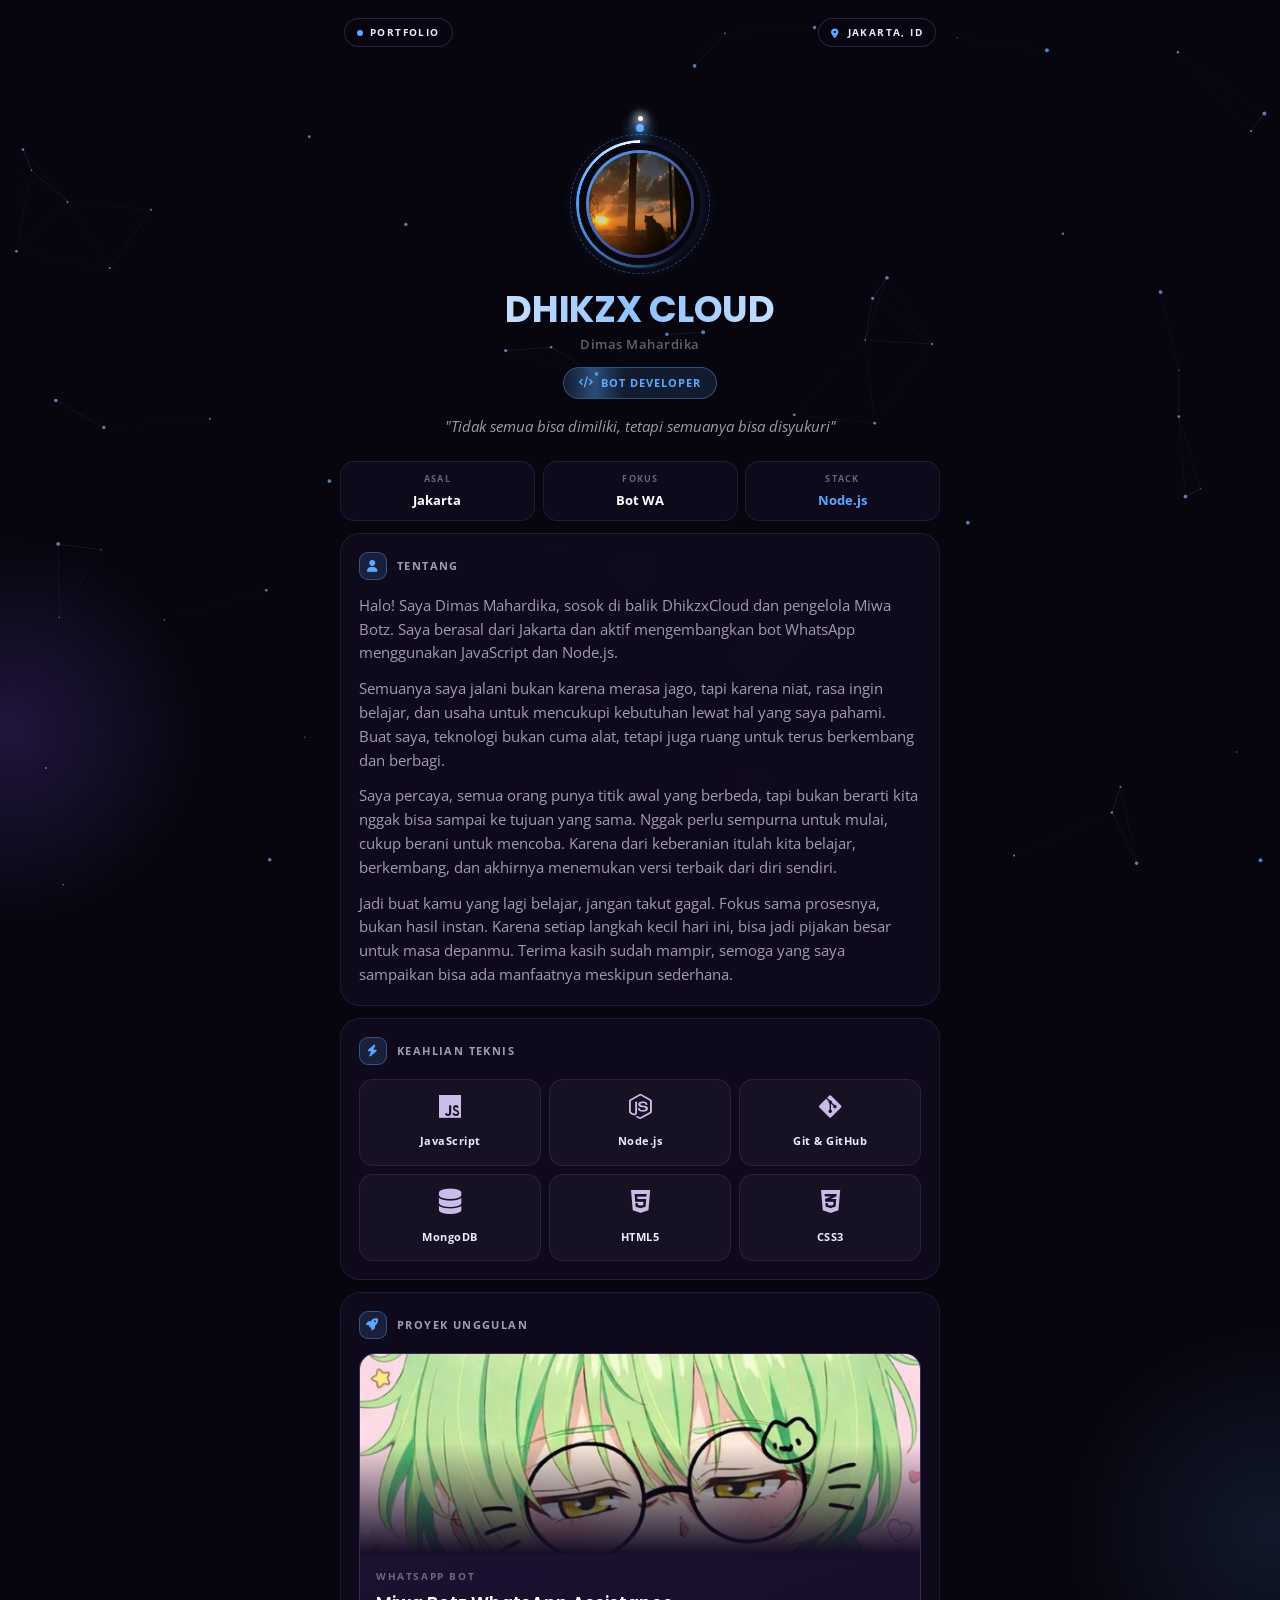
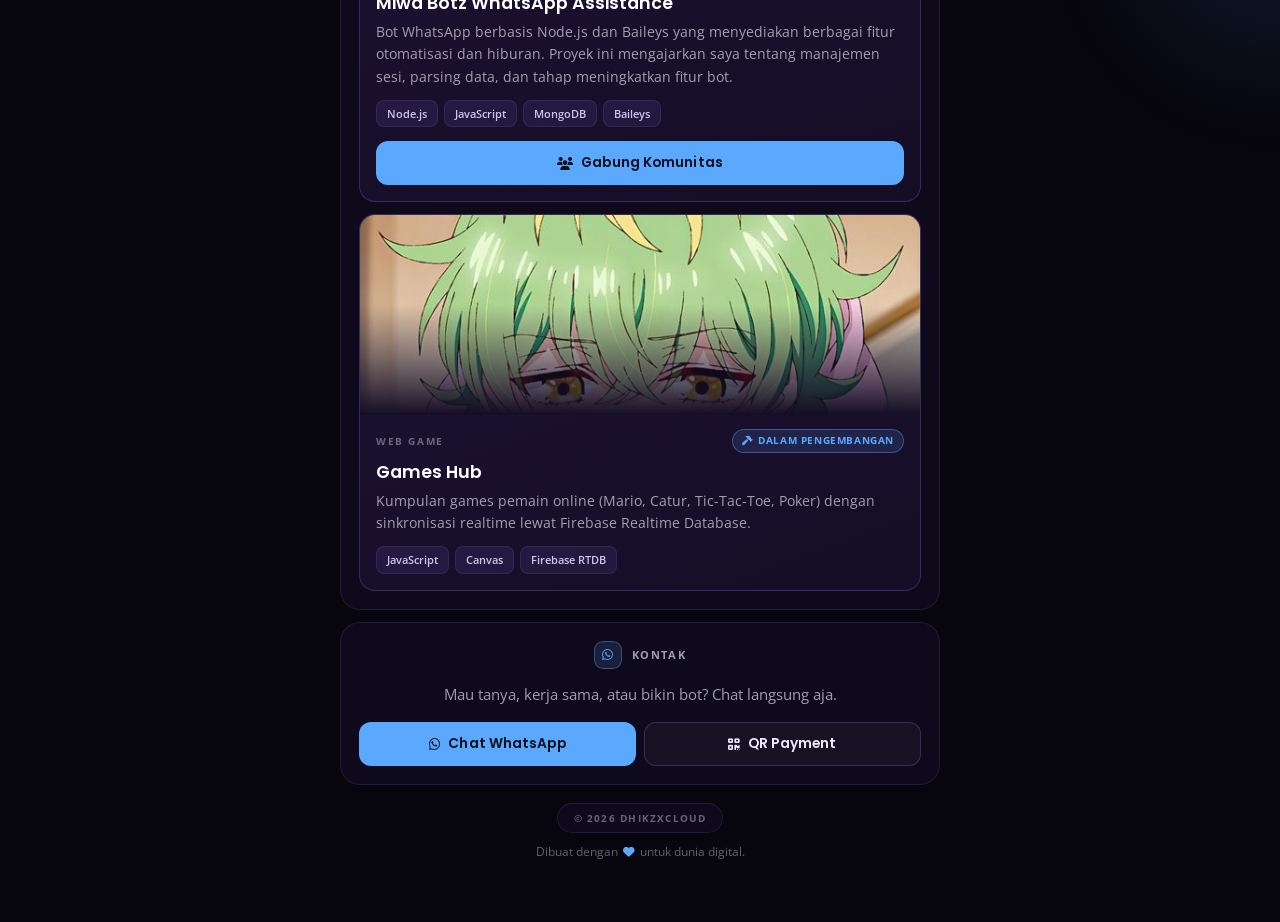
<file: index.html>
<!DOCTYPE html>
<html lang="id">
<head>
    <meta charset="UTF-8">
    <meta name="viewport" content="width=device-width, initial-scale=1.0">
    <title>DhikzxCloud - Profil Dimas Mahardika | Developer Bot WhatsApp</title>
    <meta name="description" content="Halaman profil Dimas Mahardika, developer bot WhatsApp (Miwa Botz) dan coder asal Jakarta. Fokus pada JavaScript, Node.js, dan otomatisasi digital.">
    <meta name="keywords" content="Dimas Mahardika, DhikzxCloud, Miwa Botz, Bot WhatsApp, Developer JavaScript, Node.js, Jakarta, Coding">
    <meta name="author" content="Dimas Mahardika">
    <meta name="theme-color" content="#07050d">

    <!-- Preview link (thumbnail WhatsApp/Telegram/dll).
         WAJIB URL lengkap (https://...). Ganti semua "https://DOMAIN-KAMU" dengan domain deploy-mu. -->
    <link rel="canonical" href="https://dhikz-profile.vercel.app/">
    <meta property="og:type" content="website">
    <meta property="og:site_name" content="DhikzxCloud">
    <meta property="og:locale" content="id_ID">
    <meta property="og:url" content="https://dhikz-profile.vercel.app/">
    <meta property="og:title" content="DhikzxCloud - Developer Bot WhatsApp">
    <meta property="og:description" content="Profil Dimas Mahardika: bot WhatsApp, Node.js, dan proyek web.">
    <meta property="og:image" content="https://dhikz-profile.vercel.app/dikz.jpg">
    <meta property="og:image:width" content="640">
    <meta property="og:image:height" content="640">
    <meta property="og:image:alt" content="Foto Dhikzx Cloud">
    <meta name="twitter:card" content="summary">
    <meta name="twitter:image" content="https://dhikz-profile.vercel.app/dikz.jpg">

    <link rel="icon" href="data:image/svg+xml,%3Csvg xmlns='http://www.w3.org/2000/svg' viewBox='0 0 64 64'%3E%3Crect width='64' height='64' rx='16' fill='%2307050d'/%3E%3Ctext x='32' y='43' font-size='30' font-family='Arial' font-weight='900' text-anchor='middle' fill='%235aa9ff'%3ED%3C/text%3E%3C/svg%3E">

    <link rel="preconnect" href="https://fonts.googleapis.com">
    <link rel="preconnect" href="https://fonts.gstatic.com" crossorigin>
    <link href="https://fonts.googleapis.com/css2?family=Poppins:wght@400;500;600;700&family=Open+Sans:wght@400;600;700&display=swap" rel="stylesheet">
    <link rel="stylesheet" href="https://cdnjs.cloudflare.com/ajax/libs/font-awesome/6.4.0/css/all.min.css">
    <link rel="stylesheet" href="styles.css">
</head>

<body>
    <canvas id="bg" aria-hidden="true"></canvas>
    <div class="fx" aria-hidden="true">
        <div class="orb a"></div>
    <div class="orb b"></div>
    </div>

    <main class="pw">

        <!-- ===== TOP BAR ===== -->
        <div class="coverTop">
            <div class="sparks"><i></i><i></i><i></i><i></i><i></i><i></i><i></i><i></i><i></i><i></i></div>
            <span class="chip"><i class="dot"></i> Portfolio</span>
            <span class="chip"><i class="fas fa-location-dot"></i> Jakarta, ID</span>
        </div>

        <!-- ===== IDENTITY ===== -->
        <section class="idWrap">
            <div class="avatarWrap">
                <span class="orbit"></span>
                <span class="orbit o2"></span>
                <div class="avatarInner">
                    <picture>
                        <source srcset="dikz.webp" type="image/webp">
                        <img class="avatar" src="dikz.jpg" width="102" height="102" alt="Foto Dhikzx Cloud, pengembang bot WhatsApp Miwa Botz">
                    </picture>
                </div>
            </div>
            <h1 class="pName">DHIKZX CLOUD</h1>
            <p class="pNum">Dimas Mahardika</p>
            <div class="pBadge"><i class="fas fa-code"></i> Bot Developer</div>
            <p class="tagline">"Tidak semua bisa dimiliki, tetapi semuanya bisa disyukuri"</p>
        </section>

        <!-- ===== QUICK STATS ===== -->
        <section class="quick" aria-label="Ringkasan">
            <div class="qItem"><div class="qL">Asal</div><div class="qV">Jakarta</div></div>
            <div class="qItem"><div class="qL">Fokus</div><div class="qV">Bot WA</div></div>
            <div class="qItem"><div class="qL">Stack</div><div class="qV ok">Node.js</div></div>
        </section>

        <!-- ===== TENTANG ===== -->
        <section class="card reveal">
            <h2 class="cardTitle"><span class="cIcon"><i class="fas fa-user"></i></span>Tentang</h2>
            <div class="bio">
                <p>Halo! Saya Dimas Mahardika, sosok di balik DhikzxCloud dan pengelola Miwa Botz. Saya berasal dari Jakarta dan aktif mengembangkan bot WhatsApp menggunakan JavaScript dan Node.js.</p>
                <p>Semuanya saya jalani bukan karena merasa jago, tapi karena niat, rasa ingin belajar, dan usaha untuk mencukupi kebutuhan lewat hal yang saya pahami. Buat saya, teknologi bukan cuma alat, tetapi juga ruang untuk terus berkembang dan berbagi.</p>
                <p>Saya percaya, semua orang punya titik awal yang berbeda, tapi bukan berarti kita nggak bisa sampai ke tujuan yang sama. Nggak perlu sempurna untuk mulai, cukup berani untuk mencoba. Karena dari keberanian itulah kita belajar, berkembang, dan akhirnya menemukan versi terbaik dari diri sendiri.</p>
                <p>Jadi buat kamu yang lagi belajar, jangan takut gagal. Fokus sama prosesnya, bukan hasil instan. Karena setiap langkah kecil hari ini, bisa jadi pijakan besar untuk masa depanmu. Terima kasih sudah mampir, semoga yang saya sampaikan bisa ada manfaatnya meskipun sederhana.</p>
                
            </div>
        </section>

        <!-- ===== KEAHLIAN ===== -->
        <section class="card reveal">
            <h2 class="cardTitle"><span class="cIcon"><i class="fas fa-bolt"></i></span>Keahlian Teknis</h2>
            <div class="skills-grid">
                <div class="skill"><i class="fab fa-js"></i><span>JavaScript</span></div>
                <div class="skill"><i class="fab fa-node-js"></i><span>Node.js</span></div>
                <div class="skill"><i class="fab fa-git-alt"></i><span>Git &amp; GitHub</span></div>
                <div class="skill"><i class="fas fa-database"></i><span>MongoDB</span></div>
                <div class="skill"><i class="fab fa-html5"></i><span>HTML5</span></div>
                <div class="skill"><i class="fab fa-css3-alt"></i><span>CSS3</span></div>
            </div>
        </section>

        <!-- ===== PROYEK ===== -->
        <section class="card reveal">
            <h2 class="cardTitle"><span class="cIcon"><i class="fas fa-rocket"></i></span>Proyek Unggulan</h2>

            <article class="project">
                <div class="pjImg"><img src="miwa.jpg" width="600" height="600" loading="lazy" alt="Ilustrasi komunitas Miwa Botz"></div>
                <div class="pjTop">
                    <span class="pjLabel">WhatsApp Bot</span>
                </div>
                <h3>Miwa Botz WhatsApp Assistance</h3>
                <p class="pjDesc">Bot WhatsApp berbasis Node.js dan Baileys yang menyediakan berbagai fitur otomatisasi dan hiburan. Proyek ini mengajarkan saya tentang manajemen sesi, parsing data, dan tahap meningkatkan fitur bot.</p>
                <div class="tags"><span>Node.js</span><span>JavaScript</span><span>MongoDB</span><span>Baileys</span></div>
                <div class="pjBtns">
                    <a class="btn" href="https://chat.whatsapp.com/DqXwXWlTbw342gRMN7ImNU" target="_blank" rel="noopener"><i class="fas fa-users"></i> Gabung Komunitas</a>
                </div>
            </article>

            <article class="project">
                <div class="pjImg"><img src="gamep2.jpg" width="600" height="600" loading="lazy" alt="Ilustrasi Games Hub"></div>
                <div class="pjTop">
                    <span class="pjLabel">Web Game</span>
                    <span class="pjBadge"><i class="fas fa-hammer"></i> Dalam Pengembangan</span>
                </div>
                <h3>Games Hub</h3>
                <p class="pjDesc">Kumpulan games pemain online (Mario, Catur, Tic-Tac-Toe, Poker) dengan sinkronisasi realtime lewat Firebase Realtime Database.</p>
                <div class="tags"><span>JavaScript</span><span>Canvas</span><span>Firebase RTDB</span></div>
            </article>
        </section>

        <!-- ===== KONTAK ===== -->
        <section class="card reveal contact">
            <h2 class="cardTitle"><span class="cIcon"><i class="fab fa-whatsapp"></i></span>Kontak</h2>
            <p class="cDesc">Mau tanya, kerja sama, atau bikin bot? Chat langsung aja.</p>
            <div class="pjBtns center">
                <button class="btn" type="button" id="btnWA" aria-label="Chat lewat WhatsApp"><i class="fab fa-whatsapp"></i> Chat WhatsApp</button>
                <a class="btn ghost" href="payment/"><i class="fas fa-qrcode"></i> QR Payment</a>
            </div>
        </section>

        <footer class="foot">
            <span>&copy; <span id="year">2026</span> DhikzxCloud</span>
            <p>Dibuat dengan <i class="fas fa-heart"></i> untuk dunia digital.</p>
        </footer>
    </main>

    <!-- ===== MODAL ===== -->
    <div class="modal" id="modal" hidden>
        <div class="mBox" role="dialog" aria-modal="true" aria-labelledby="mTitle">
            <div class="mIcon" id="mIcon"></div>
            <h3 id="mTitle"></h3>
            <p id="mText"></p>
            <div class="mBtns">
                <button type="button" class="btn ghost" id="mCancel">Batal</button>
                <button type="button" class="btn" id="mOk">OK</button>
            </div>
        </div>
    </div>

    <script src="main.js"></script>
</body>
</html>
</file>
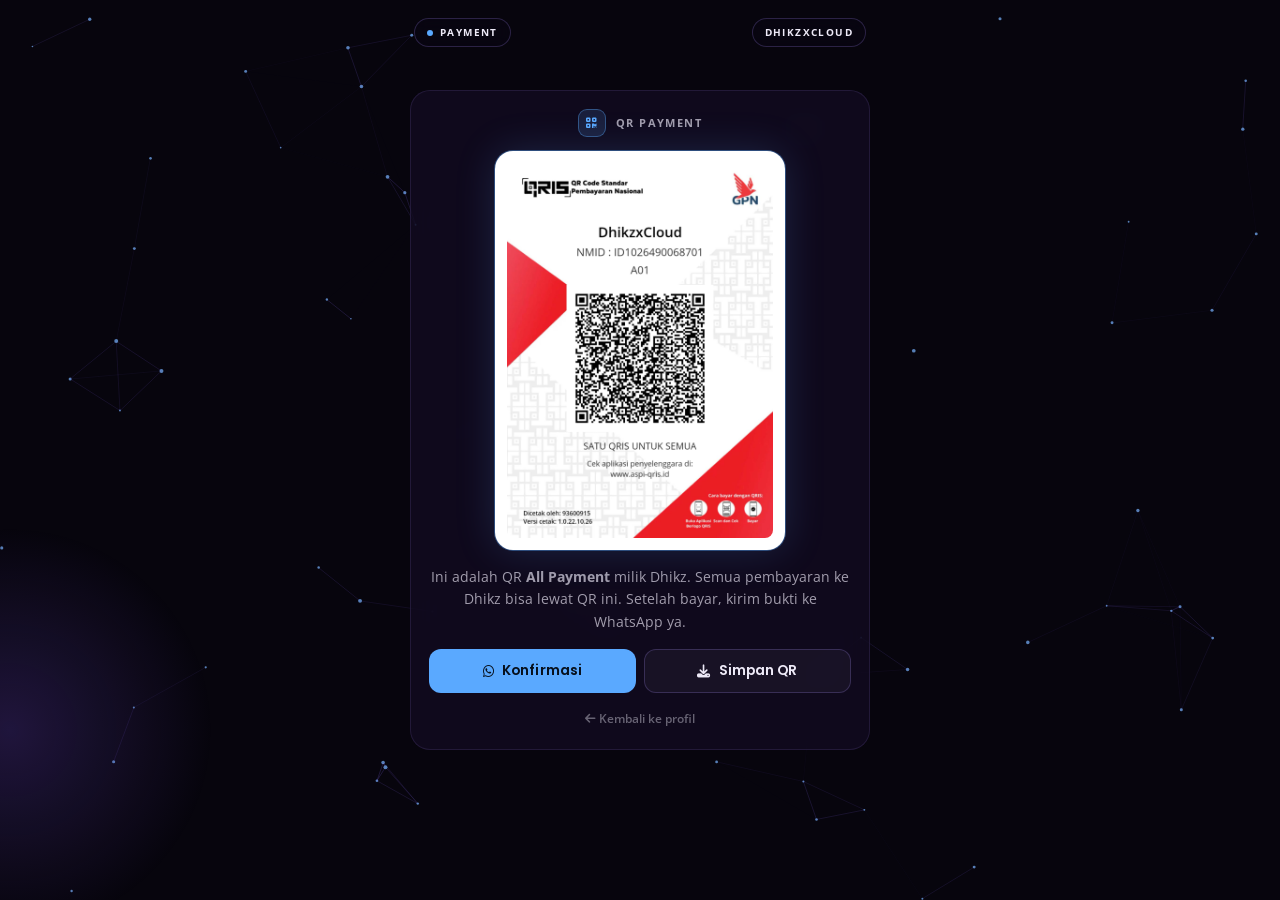
<file: payment/index.html>
<!DOCTYPE html>
<html lang="id">
<head>
    <meta charset="UTF-8">
    <meta name="viewport" content="width=device-width, initial-scale=1.0">
    <title>QR Payment - DhikzxCloud</title>
    <meta name="description" content="QR All Payment milik Dhikz.">
    <meta name="theme-color" content="#07050d">
    <meta name="robots" content="noindex">
    <link rel="icon" href="data:image/svg+xml,%3Csvg xmlns='http://www.w3.org/2000/svg' viewBox='0 0 64 64'%3E%3Crect width='64' height='64' rx='16' fill='%2307050d'/%3E%3Ctext x='32' y='43' font-size='30' font-family='Arial' font-weight='900' text-anchor='middle' fill='%235aa9ff'%3ED%3C/text%3E%3C/svg%3E">
    <link rel="preconnect" href="https://fonts.googleapis.com">
    <link rel="preconnect" href="https://fonts.gstatic.com" crossorigin>
    <link href="https://fonts.googleapis.com/css2?family=Poppins:wght@400;500;600;700&family=Open+Sans:wght@400;600;700&display=swap" rel="stylesheet">
    <link rel="stylesheet" href="https://cdnjs.cloudflare.com/ajax/libs/font-awesome/6.4.0/css/all.min.css">
    <link rel="stylesheet" href="../styles.css">
</head>
<body>
    <canvas id="bg" aria-hidden="true"></canvas>
    <div class="fx" aria-hidden="true">
        <div class="orb a"></div>
    </div>

    <main class="pw" style="max-width:460px">
        <div class="coverTop" style="height:90px">
            <div class="sparks"><i></i><i></i><i></i><i></i><i></i><i></i><i></i><i></i><i></i><i></i></div>
            <span class="chip"><i class="dot"></i> Payment</span>
            <span class="chip">DhikzxCloud</span>
        </div>

        <section class="card pay">
            <h1 class="cardTitle" style="justify-content:center"><span class="cIcon"><i class="fas fa-qrcode"></i></span>QR Payment</h1>
            <div class="qrWrap" id="qrWrap">
                <img src="payment.jpg" alt="QR All Payment milik Dhikz" onerror="this.parentNode.classList.add('err')">
                <p class="qrErr">Gambar QR belum tersedia. Hubungi via WhatsApp.</p>
            </div>
            <p class="payNote">Ini adalah QR <b>All Payment</b> milik Dhikz. Semua pembayaran ke Dhikz bisa lewat QR ini. Setelah bayar, kirim bukti ke WhatsApp ya.</p>
            <div class="pjBtns center">
                <a class="btn" href="https://wa.me/6285810287828" target="_blank" rel="noopener"><i class="fab fa-whatsapp"></i> Konfirmasi</a>
                <a class="btn ghost" href="payment.jpg" download="payment-dhikz.jpg"><i class="fas fa-download"></i> Simpan QR</a>
            </div>
            <a class="back" href="../"><i class="fas fa-arrow-left"></i> Kembali ke profil</a>
        </section>
    </main>

    <script src="../main.js"></script>
</body>
</html>
</file>
<file: styles.css>
/* =========================================================
   DhikzxCloud profile v3 — Soft Dark (hitam + ungu gelap, aksen biru)
   ========================================================= */
:root {
    --bg: #07050d;
    --bg2: #0e0818;
    --purple-1: #150d25;
    --purple-2: #1d1236;
    --purple-3: #2a1a4d;
    --card: rgba(22, 14, 40, .62);
    --line: rgba(170, 140, 255, .12);
    --line2: rgba(170, 140, 255, .22);
    --ink: #eeeaf8;
    --soft: rgba(238, 234, 248, .66);
    --soft2: rgba(238, 234, 248, .40);
    --blue: #5aa9ff;          /* satu-satunya warna terang */
    --blue-soft: rgba(90, 169, 255, .14);
    --blue-line: rgba(90, 169, 255, .38);
}

* { margin: 0; padding: 0; box-sizing: border-box; }
html { scroll-behavior: smooth; }

body {
    position: relative;
    background: var(--bg);
    color: var(--ink);
    font-family: 'Open Sans', -apple-system, 'Segoe UI', Arial, sans-serif;
    line-height: 1.6;
    min-height: 100vh;
    overflow-x: hidden;
    padding: 0 14px 40px;
}

/* pembungkus latar: memotong orb supaya tidak bikin scroll horizontal */
.fx { position: absolute; inset: 0; overflow: hidden; pointer-events: none; z-index: 0; }

/* ===== PARTIKEL LATAR ===== */
#bg { position: fixed; inset: 0; width: 100%; height: 100%; z-index: 0; pointer-events: none; }

/* cahaya lembut ungu/biru di latar */
.orb { position: absolute; border-radius: 50%; pointer-events: none; z-index: 0; }
.orb.a { width: 420px; height: 420px; top: 520px; left: -200px; background: radial-gradient(circle, rgba(90,60,170,.30) 0%, transparent 68%); }
.orb.b { width: 460px; height: 460px; top: 1300px; right: -220px; background: radial-gradient(circle, rgba(90,169,255,.12) 0%, transparent 68%); }

/* ===== WRAPPER ===== */
.pw { position: relative; z-index: 1; max-width: 600px; margin: 0 auto; padding-bottom: 20px; }

/* ===== TOP BAR ===== */
.coverTop {
    position: relative;
    display: flex; justify-content: space-between; align-items: center;
    padding: 18px 4px 0; height: 150px; align-items: flex-start;
}
.chip {
    font-size: 9.5px; font-weight: 700; letter-spacing: 1.4px; text-transform: uppercase;
    padding: 6px 12px; border-radius: 999px; color: var(--ink);
    background: rgba(10, 6, 20, .55); border: 1px solid var(--line2);
    backdrop-filter: blur(8px);
    display: inline-flex; align-items: center; gap: 7px;
}
.chip .dot { width: 6px; height: 6px; border-radius: 50%; background: var(--blue); animation: pulse 2.4s ease-in-out infinite; }
.chip .fa-location-dot { color: var(--blue); font-size: 10px; }

/* sparks naik di area atas */
.sparks { position: absolute; inset: 0; pointer-events: none; overflow: hidden; z-index: 0; }
.sparks i {
    position: absolute; bottom: 0; width: 4px; height: 4px; border-radius: 50%;
    background: #fff; box-shadow: 0 0 10px 2px var(--blue);
    opacity: 0; animation: sparkUp 4.5s linear infinite;
}
.sparks i:nth-child(1)  { left: 6%;  animation-delay: 0s;   animation-duration: 4.2s; }
.sparks i:nth-child(2)  { left: 16%; animation-delay: 1.2s; animation-duration: 5.1s; width: 3px; height: 3px; }
.sparks i:nth-child(3)  { left: 27%; animation-delay: .6s;  animation-duration: 4.6s; }
.sparks i:nth-child(4)  { left: 38%; animation-delay: 2.1s; animation-duration: 5.4s; width: 3px; height: 3px; }
.sparks i:nth-child(5)  { left: 49%; animation-delay: .3s;  animation-duration: 4.0s; }
.sparks i:nth-child(6)  { left: 61%; animation-delay: 1.7s; animation-duration: 5.0s; width: 3px; height: 3px; }
.sparks i:nth-child(7)  { left: 72%; animation-delay: .9s;  animation-duration: 4.8s; }
.sparks i:nth-child(8)  { left: 82%; animation-delay: 2.6s; animation-duration: 4.4s; width: 3px; height: 3px; }
.sparks i:nth-child(9)  { left: 91%; animation-delay: 1.4s; animation-duration: 5.2s; }
.sparks i:nth-child(10) { left: 33%; animation-delay: 3.1s; animation-duration: 4.9s; width: 3px; height: 3px; }
.coverTop .chip { position: relative; z-index: 1; }

/* ===== IDENTITY ===== */
.idWrap { position: relative; text-align: center; padding: 0 12px; animation: riseIn .7s .05s cubic-bezier(.22,1,.36,1) both; }
.avatarWrap {
    position: relative; width: 108px; height: 108px; margin: 0 auto 30px;
    border-radius: 50%; padding: 3px;
    background: linear-gradient(135deg, var(--blue), var(--purple-3));
    box-shadow: 0 0 0 6px var(--bg), 0 0 30px rgba(90,169,255,.28);
    animation: avatarGlow 3.2s ease-in-out infinite, avatarFloat 5s ease-in-out infinite;
}
.avatarWrap::after {
    content: ""; position: absolute; inset: -16px; border-radius: 50%;
    border: 1.5px dashed rgba(90,169,255,.35);
    animation: spin 22s linear infinite;
}
/* cincin cahaya muter + titik orbit */
.avatarWrap::before {
    content: ""; position: absolute; inset: -10px; border-radius: 50%;
    background: conic-gradient(from 0deg, transparent 0 40%, var(--blue) 80%, #fff 100%);
    -webkit-mask: radial-gradient(farthest-side, transparent calc(100% - 3px), #000 calc(100% - 2.5px));
            mask: radial-gradient(farthest-side, transparent calc(100% - 3px), #000 calc(100% - 2.5px));
    animation: spin 2.8s linear infinite;
    filter: drop-shadow(0 0 6px var(--blue));
}
.orbit { position: absolute; inset: -26px; border-radius: 50%; pointer-events: none; animation: spin 7s linear infinite; }
.orbit::before {
    content: ""; position: absolute; top: 0; left: 50%; width: 8px; height: 8px; margin-left: -4px;
    border-radius: 50%; background: var(--blue); box-shadow: 0 0 14px 3px var(--blue);
}
.orbit.o2 { inset: -34px; animation: spinRev 11s linear infinite; }
.orbit.o2::before { width: 5px; height: 5px; margin-left: -2.5px; background: #fff; box-shadow: 0 0 10px 2px #fff; }
.avatarInner { width: 100%; height: 100%; border-radius: 50%; overflow: hidden; background: var(--purple-1); }
.avatar { width: 100%; height: 100%; object-fit: cover; display: block; }

.pName {
    font-family: 'Poppins', sans-serif;
    font-size: clamp(1.7rem, 7vw, 2.3rem);
    font-weight: 700; letter-spacing: -.3px; line-height: 1.15;
    background: linear-gradient(90deg, #fff 0%, #8fc2ff 25%, #fff 50%, #8fc2ff 75%, #fff 100%);
    background-size: 200% auto;
    -webkit-background-clip: text; background-clip: text;
    -webkit-text-fill-color: transparent; color: transparent;
    animation: textFlow 4s linear infinite;
}
.pNum { margin-top: 4px; font-size: 13px; font-weight: 600; color: var(--soft2); letter-spacing: .5px; }
.pBadge {
    position: relative; overflow: hidden;
    margin-top: 12px; display: inline-flex; align-items: center; gap: 7px;
    font-size: 11px; font-weight: 700; letter-spacing: 1px; text-transform: uppercase;
    padding: 6px 15px; border-radius: 999px;
    color: var(--blue); background: var(--blue-soft); border: 1px solid var(--blue-line);
}
.pBadge::after {
    content: ""; position: absolute; top: 0; bottom: 0; left: 0; width: 40%;
    background: linear-gradient(90deg, transparent, rgba(90,169,255,.35), transparent);
    animation: shine 3.4s 1.2s ease-in-out infinite;
}
.tagline { margin: 16px auto 0; max-width: 440px; font-size: .93rem; font-style: italic; color: var(--soft); }

/* ===== QUICK STATS ===== */
.quick { display: grid; grid-template-columns: repeat(3, 1fr); gap: 8px; margin: 22px 0 12px; }
.qItem {
    background: var(--card); border: 1px solid var(--line); border-radius: 14px;
    padding: 10px 6px; text-align: center; backdrop-filter: blur(12px);
}
.qItem { animation: popIn .55s both; }
.qItem:nth-child(1) { animation-delay: .3s; }
.qItem:nth-child(2) { animation-delay: .4s; }
.qItem:nth-child(3) { animation-delay: .5s; }
.qL { font-size: 8.5px; font-weight: 700; letter-spacing: 1.2px; text-transform: uppercase; color: var(--soft2); margin-bottom: 4px; }
.qV { font-size: 13px; font-weight: 700; color: #fff; }
.qV.ok { color: var(--blue); }

/* ===== CARD ===== */
.card {
    position: relative; overflow: hidden;
    margin: 0 0 12px; padding: 18px;
    background: var(--card); border: 1px solid var(--line); border-radius: 20px;
    backdrop-filter: blur(14px);
}
.card::before { /* cahaya biru tipis ngikutin kursor */
    content: ""; position: absolute; inset: 0; pointer-events: none; opacity: 0; transition: opacity .3s;
    background: radial-gradient(240px circle at var(--mx, 50%) var(--my, 0%), rgba(90,169,255,.10), transparent 70%);
}
.card:hover::before { opacity: 1; }
.card::after { /* kilau lewat */
    content: ""; position: absolute; top: 0; bottom: 0; left: -60%; width: 35%;
    background: linear-gradient(90deg, transparent, rgba(150,120,255,.07), transparent);
    transform: skewX(-20deg); pointer-events: none;
    animation: sheen 7s 2s ease-in-out infinite;
}
.cardTitle {
    display: flex; align-items: center; gap: 10px; margin-bottom: 14px;
    font-family: 'Open Sans', sans-serif; font-size: 11px; font-weight: 700; letter-spacing: 1.4px;
    text-transform: uppercase; color: var(--soft);
}
.cIcon {
    width: 28px; height: 28px; border-radius: 9px; flex-shrink: 0;
    display: inline-flex; align-items: center; justify-content: center; font-size: 12px;
    color: var(--blue); background: var(--blue-soft); border: 1px solid var(--blue-line);
    animation: iconPulse 3s ease-in-out infinite;
}

.reveal { opacity: 0; transform: translateY(14px); transition: opacity .6s cubic-bezier(.22,1,.36,1), transform .6s cubic-bezier(.22,1,.36,1); }
.reveal.in { opacity: 1; transform: none; }

/* ===== BIO ===== */
.bio p { font-size: .93rem; color: var(--soft); margin-bottom: 12px; }
.bio p:last-child { margin-bottom: 0; }

/* ===== SKILLS ===== */
.skills-grid { display: grid; grid-template-columns: repeat(3, 1fr); gap: 8px; }
.skill {
    border-radius: 14px; padding: 14px 6px 12px; text-align: center;
    background: rgba(255,255,255,.035); border: 1px solid var(--line);
    transition: border-color .25s, background .25s, transform .25s;
}
.skill { animation: tileFloat 4s ease-in-out infinite; }
.skill:nth-child(2n) { animation-delay: .5s; }
.skill:nth-child(3n) { animation-delay: 1s; }
.skill i { animation: iconBob 3.2s ease-in-out infinite; }
.skill:hover { border-color: var(--blue-line); background: var(--blue-soft); transform: translateY(-2px); }
.skill i { display: block; font-size: 1.6rem; color: #c8bde8; margin-bottom: 8px; transition: color .25s; }
.skill:hover i { color: var(--blue); }
.skill span { font-size: 11px; font-weight: 700; letter-spacing: .5px; color: var(--ink); }

/* ===== PROJECTS ===== */
.project {
    position: relative; border-radius: 16px; padding: 16px; margin-bottom: 12px;
    background: linear-gradient(160deg, var(--purple-2), var(--purple-1));
    border: 1px solid var(--line2);
    transition: border-color .25s, transform .25s;
}
.project { overflow: hidden; }
.pjImg { position: relative; height: 200px; margin: -16px -16px 14px; overflow: hidden; }
.pjImg img { display: block; width: 100%; height: 100%; object-fit: cover; object-position: center 28%; transition: transform .5s ease; }
.project:hover .pjImg img { transform: scale(1.04); }
.pjImg::after { content: ""; position: absolute; inset: 0; background: linear-gradient(180deg, rgba(21,13,37,0) 45%, var(--purple-1) 100%); }
.project:last-child { margin-bottom: 0; }
.project:hover { border-color: var(--blue-line); transform: translateY(-2px); }
.pjTop { display: flex; justify-content: space-between; align-items: center; gap: 8px; margin-bottom: 8px; }
.pjLabel { font-size: 10px; font-weight: 700; letter-spacing: 1.6px; text-transform: uppercase; color: var(--soft2); }
.pjBadge {
    display: inline-flex; align-items: center; gap: 5px;
    font-size: 9.5px; font-weight: 700; letter-spacing: .6px; text-transform: uppercase;
    padding: 3px 9px; border-radius: 999px;
    color: var(--blue); background: var(--blue-soft); border: 1px solid var(--blue-line);
}
.project h3 { font-family: 'Poppins', sans-serif; font-size: 1.1rem; font-weight: 600; line-height: 1.3; color: #fff; margin-bottom: 6px; }
.pjDesc { font-size: .87rem; color: var(--soft); margin-bottom: 12px; }
.tags { display: flex; flex-wrap: wrap; gap: 6px; }
.tags span {
    font-size: 11px; font-weight: 600; padding: 4px 10px; border-radius: 8px;
    color: #cfc4ee; background: rgba(150,120,255,.10); border: 1px solid var(--line);
}

/* ===== BUTTONS (modern & minimal) ===== */
.btn {
    display: inline-flex; align-items: center; justify-content: center; gap: 8px;
    height: 44px; padding: 0 20px; white-space: nowrap;
    font-family: 'Poppins', sans-serif; font-size: .86rem; font-weight: 600; letter-spacing: .1px;
    text-decoration: none; cursor: pointer;
    color: #07101c; background: var(--blue);
    border: 1px solid transparent; border-radius: 12px;
    transition: background .2s, transform .15s, border-color .2s, color .2s;
}
.btn i { font-size: .95em; }
.btn:hover { background: #7bbcff; }
.btn:active { transform: scale(.97); }
.btn:focus-visible { outline: 2px solid var(--blue); outline-offset: 3px; }
.btn.ghost { color: var(--ink); background: rgba(255,255,255,.04); border-color: var(--line2); }
.btn.ghost:hover { background: var(--blue-soft); border-color: var(--blue-line); color: var(--blue); }

.pjBtns { display: flex; flex-wrap: wrap; gap: 8px; margin-top: 14px; }
.pjBtns .btn { flex: 1 1 150px; }
.pjBtns.center { justify-content: center; margin-top: 0; }

/* ===== CONTACT ===== */
.contact { text-align: center; }
.contact .cardTitle { justify-content: center; }
.cDesc { color: var(--soft); font-size: .92rem; margin-bottom: 16px; }

/* ===== PAYMENT PAGE ===== */
.pay { text-align: center; }
.qrWrap {
    position: relative; width: min(100%, 290px); margin: 4px auto 16px; padding: 12px;
    background: #fff; border-radius: 18px;
    box-shadow: 0 0 0 1px var(--blue-line), 0 0 40px rgba(90,169,255,.18);
}
.qrWrap img { display: block; width: 100%; height: auto; border-radius: 8px; }
.qrErr { display: none; color: #333; font-size: .85rem; padding: 40px 10px; }
.qrWrap.err img { display: none; }
.qrWrap.err .qrErr { display: block; }
.payNote { color: var(--soft); font-size: .88rem; margin-bottom: 16px; }
.pay .pjBtns { margin-top: 0; }
.back { display: inline-block; margin-top: 16px; font-size: 12px; font-weight: 600; color: var(--soft2); text-decoration: none; transition: color .2s; }
.back:hover { color: var(--blue); }

/* ===== FOOTER ===== */
.foot { margin-top: 18px; text-align: center; }
.foot > span {
    display: inline-block; padding: 6px 16px; border-radius: 999px;
    font-size: 10px; font-weight: 700; letter-spacing: 1.2px; text-transform: uppercase;
    color: var(--soft2); background: var(--card); border: 1px solid var(--line);
}
.foot p { margin-top: 10px; font-size: 11.5px; color: var(--soft2); }
.foot .fa-heart { color: var(--blue); margin: 0 2px; }

/* ===== MODAL ===== */
.modal {
    position: fixed; inset: 0; z-index: 100; display: flex; align-items: center; justify-content: center;
    padding: 20px; background: rgba(4, 2, 9, .75); backdrop-filter: blur(6px);
}
.modal[hidden] { display: none; }
.mBox {
    width: 100%; max-width: 340px; text-align: center; padding: 26px 22px 20px;
    background: var(--purple-1); border: 1px solid var(--line2); border-radius: 20px;
    box-shadow: 0 24px 70px rgba(0,0,0,.6);
    animation: popIn .3s cubic-bezier(.22,1,.36,1) both;
}
.mIcon {
    width: 56px; height: 56px; margin: 0 auto 14px; border-radius: 16px;
    display: flex; align-items: center; justify-content: center; font-size: 24px;
    color: var(--blue); background: var(--blue-soft); border: 1px solid var(--blue-line);
}
.mBox h3 { font-family: 'Poppins', sans-serif; font-size: 1.1rem; margin-bottom: 6px; }
.mBox p { color: var(--soft); font-size: .9rem; margin-bottom: 18px; }
.mBtns { display: flex; gap: 8px; }
.mBtns .btn { flex: 1; padding: 0 14px; }

/* ===== ANIMATIONS ===== */
@keyframes spin { to { transform: rotate(360deg); } }
@keyframes pulse { 0%,100% { opacity: 1; } 50% { opacity: .35; } }
@keyframes riseIn { from { opacity: 0; transform: translateY(16px); } to { opacity: 1; transform: none; } }
@keyframes spinRev { to { transform: rotate(-360deg); } }
@keyframes sparkUp { 0% { transform: translateY(0) scale(.4); opacity: 0; } 15% { opacity: 1; } 100% { transform: translateY(-130px) scale(1.1); opacity: 0; } }
@keyframes textFlow { to { background-position: 200% center; } }
@keyframes shine { 0% { transform: translateX(-130%) skewX(-20deg); } 55%,100% { transform: translateX(260%) skewX(-20deg); } }
@keyframes sheen { 0% { left: -60%; } 60%,100% { left: 130%; } }
@keyframes tileFloat { 0%,100% { transform: translateY(0); } 50% { transform: translateY(-3px); } }
@keyframes iconBob { 0%,100% { transform: translateY(0) rotate(0); } 50% { transform: translateY(-2px) rotate(-8deg); } }
@keyframes iconPulse { 0%,100% { box-shadow: 0 0 0 0 rgba(90,169,255,.45); } 50% { box-shadow: 0 0 0 7px transparent; } }
@keyframes avatarFloat { 0%,100% { transform: translateY(0); } 50% { transform: translateY(-5px); } }
@keyframes avatarGlow { 0%,100% { box-shadow: 0 0 0 6px var(--bg), 0 0 24px rgba(90,169,255,.22); } 50% { box-shadow: 0 0 0 6px var(--bg), 0 0 46px rgba(90,169,255,.5); } }
@keyframes popIn { from { opacity: 0; transform: scale(.94); } to { opacity: 1; transform: scale(1); } }

/* ===== RESPONSIVE ===== */
@media (max-width: 480px) {
    body { padding: 0 10px 28px; }
    .card { padding: 15px; }
    .coverTop { height: 130px; }
    .mBtns .btn { width: auto; }
}

@media (prefers-reduced-motion: reduce) {
    *, *::before, *::after { animation: none !important; transition: none !important; }
    .reveal { opacity: 1; transform: none; }
}
</file>
